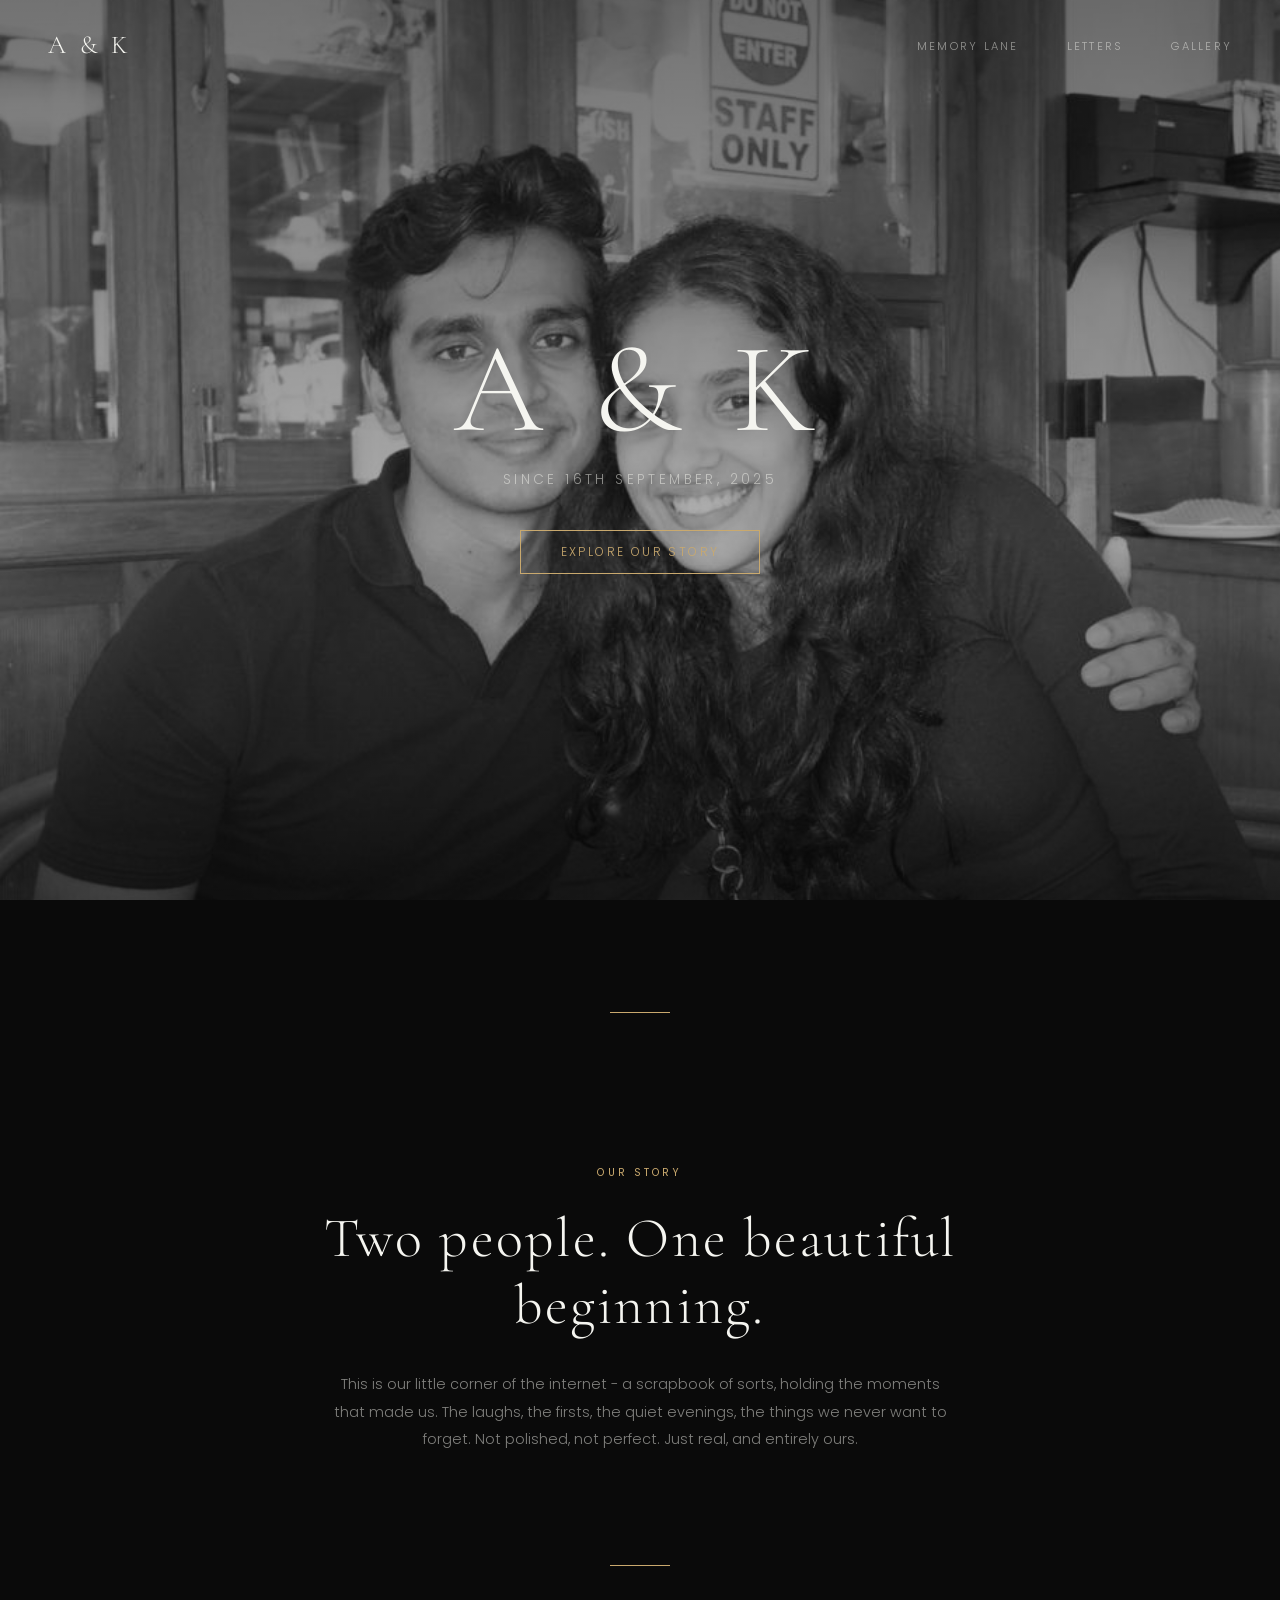
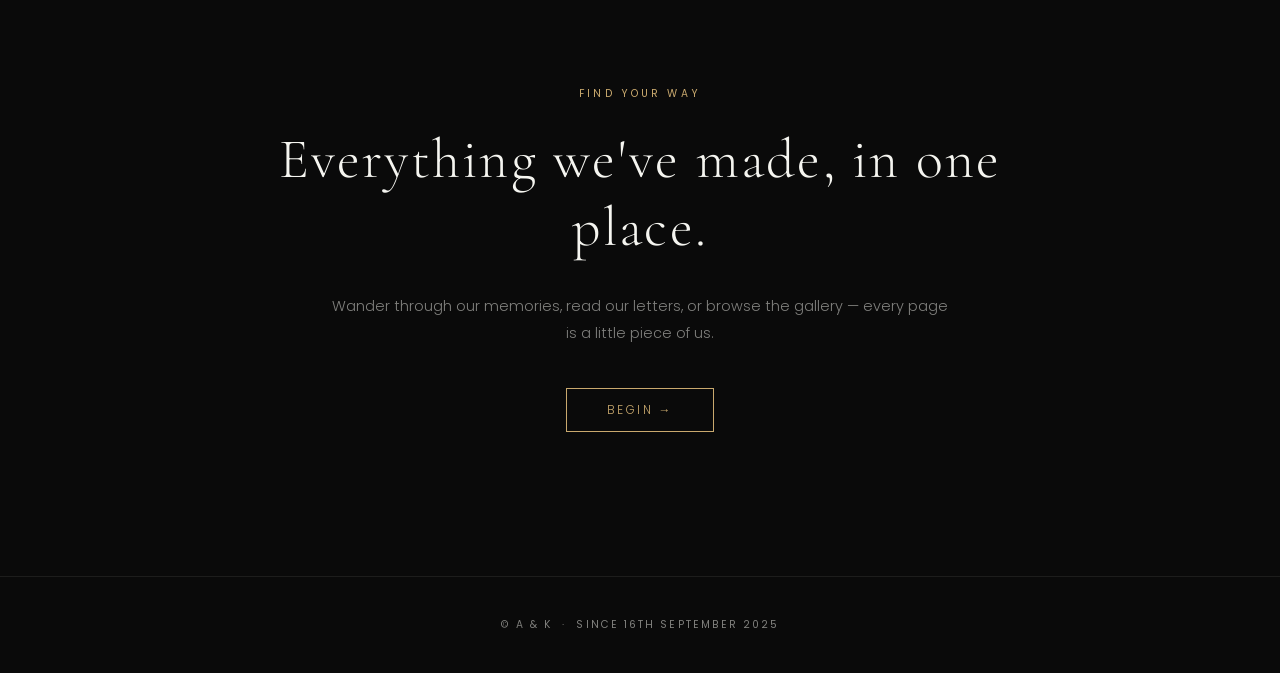
<file: index.html>
<!DOCTYPE html>
<html lang="en">
<head>
    <meta charset="UTF-8" />
    <meta name="viewport" content="width=device-width, initial-scale=1.0">
    <link href="./Navbar.css" rel="stylesheet" />
    <link href="./style.css" rel="stylesheet" />
    <link rel="preconnect" href="https://fonts.googleapis.com">
    <link rel="preconnect" href="https://fonts.gstatic.com" crossorigin>
    <link href="https://fonts.googleapis.com/css2?family=Cormorant+Garamond:ital,wght@0,300;0,400;0,600;1,300;1,400&family=Poppins:wght@300;400&display=swap" rel="stylesheet">
    <title>A & K</title>
</head>
<script src="./Navbar.js"></script>
<body>

<header>
    <nav class="navbar">
        <a href="./" class="nav-logo">A &amp; K</a>
        <ul class="nav-menu">
            <button class="nav-close-btn" aria-label="Close menu">&times;</button>
            <li class="nav-item"><a href="./MemoryLane.html" class="nav-link">Memory Lane</a></li>
            <li class="nav-item"><a href="./Letters.html" class="nav-link">Letters</a></li>
            <li class="nav-item"><a href="./Gallery.html" class="nav-link">Gallery</a></li>
        </ul>
        <div class="hamburger">
            <span class="bar"></span><span class="bar"></span><span class="bar"></span>
        </div>
    </nav>
</header>

<main>
    <h1>A &amp; K</h1>
    <p>Since 16th September, 2025</p>
    <a href="./MemoryLane.html" class="btn">Explore Our Story</a>
</main>

<div class="gold-line" style="margin-top:7rem;"></div>

<div class="section">
    <span class="section-label">Our Story</span>
    <h2>Two people. One beautiful beginning.</h2>
    <p>
        This is our little corner of the internet - a scrapbook of sorts, holding the moments that made us.
        The laughs, the firsts, the quiet evenings, the things we never want to forget.
        Not polished, not perfect. Just real, and entirely ours.
    </p>
</div>

<div class="gold-line"></div>

<div class="section" style="padding-top: 5rem; padding-bottom: 9rem;">
    <span class="section-label">Find Your Way</span>
    <h2>Everything we've made, in one place.</h2>
    <p style="margin-bottom: 2.5rem;">
        Wander through our memories, read our letters, or browse the gallery —
        every page is a little piece of us.
    </p>
    <a href="./MemoryLane.html" class="btn">Begin &rarr;</a>
</div>

<footer>© A &amp; K &nbsp;·&nbsp; Since 16th September 2025</footer>

</body>
</html>
</file>
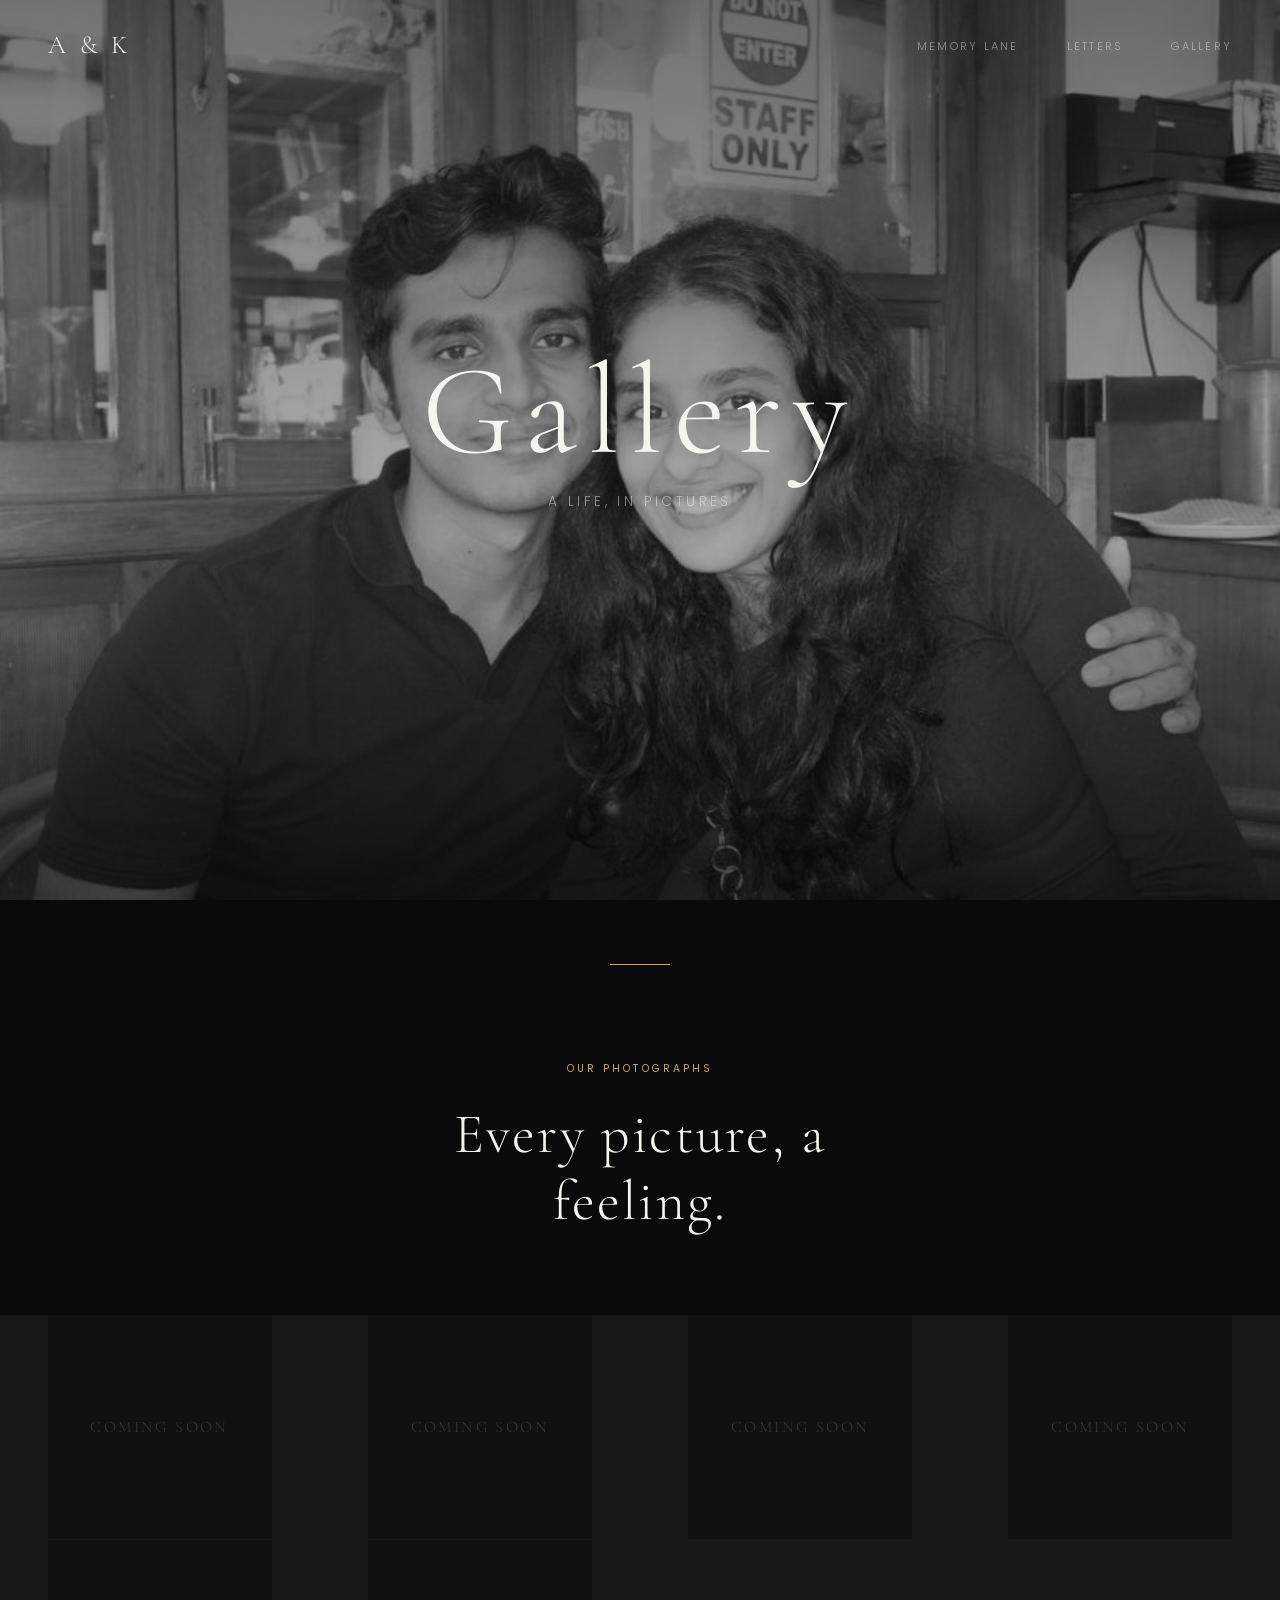
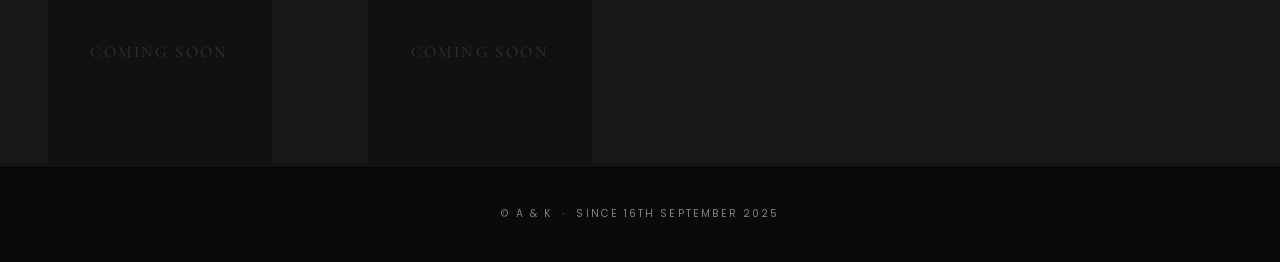
<file: Gallery.html>
<!DOCTYPE html>
<html lang="en">
<head>
    <meta charset="UTF-8" />
    <meta name="viewport" content="width=device-width, initial-scale=1.0">
    <link href="./Navbar.css" rel="stylesheet" />
    <link href="./style.css" rel="stylesheet" />
    <link rel="preconnect" href="https://fonts.googleapis.com">
    <link rel="preconnect" href="https://fonts.gstatic.com" crossorigin>
    <link href="https://fonts.googleapis.com/css2?family=Cormorant+Garamond:ital,wght@0,300;0,400;0,600;1,300;1,400&family=Poppins:wght@300;400&display=swap" rel="stylesheet">
    <style>
        .gallery-intro {
            text-align: center;
            padding: 6rem 2rem 3rem;
            max-width: 600px;
            margin: 0 auto;
        }
        .gallery-grid {
            display: grid;
            grid-template-columns: repeat(auto-fill, minmax(280px, 1fr));
            gap: 1px;
            background: rgba(245,245,240,0.06);
            margin: 0 0 1px 0;
            padding: 0;
        }
        .gallery-item {
            aspect-ratio: 1;
            background: #111;
            display: flex;
            align-items: center;
            justify-content: center;
            position: relative;
            overflow: hidden;
            opacity: 0;
            transition: opacity 0.6s ease;
        }
        .gallery-item.visible { opacity: 1; }
        .gallery-item img {
            width: 100%; height: 100%;
            object-fit: cover;
            transition: transform 0.6s ease;
            filter: grayscale(20%);
        }
        .gallery-item:hover img {
            transform: scale(1.04);
            filter: grayscale(0%);
        }
        .gallery-placeholder {
            font-family: 'Cormorant Garamond', serif;
            font-size: 1rem;
            letter-spacing: 0.15em;
            color: rgba(245,245,240,0.15);
            text-transform: uppercase;
        }
        .gallery-cta {
            text-align: center;
            padding: 5rem 2rem 7rem;
        }
        .gallery-cta p {
            font-size: 0.85rem;
            font-weight: 300;
            color: rgba(245,245,240,0.4);
            margin-bottom: 2rem;
            max-width: 400px;
            margin-left: auto;
            margin-right: auto;
        }
    </style>
    <title>Gallery — A &amp; K</title>
</head>
<script src="./Navbar.js"></script>
<body>

<header>
    <nav class="navbar">
        <a href="./" class="nav-logo">A &amp; K</a>
        <ul class="nav-menu">
            <button class="nav-close-btn" aria-label="Close menu">&times;</button>
            <li class="nav-item"><a href="./MemoryLane.html" class="nav-link">Memory Lane</a></li>
            <li class="nav-item"><a href="./Letters.html" class="nav-link">Letters</a></li>
            <li class="nav-item"><a href="./Gallery.html" class="nav-link">Gallery</a></li>
        </ul>
        <div class="hamburger">
            <span class="bar"></span><span class="bar"></span><span class="bar"></span>
        </div>
    </nav>
</header>

<main>
    <h1>Gallery</h1>
    <p>A life, in pictures</p>
</main>

<div class="gold-line" style="margin: 4rem auto 0 auto;"></div>

<div class="gallery-intro section">
    <span class="section-label">Our photographs</span>
    <h2>Every picture, a feeling.</h2>
</div>

<div class="gallery-grid">
    <!-- Add your images like this: -->
    <!-- <div class="gallery-item"><img src="./Images/photo1.jpg" alt="Description" /></div> -->
    <div class="gallery-item section"><span class="gallery-placeholder">Coming soon</span></div>
    <div class="gallery-item section"><span class="gallery-placeholder">Coming soon</span></div>
    <div class="gallery-item section"><span class="gallery-placeholder">Coming soon</span></div>
    <div class="gallery-item section"><span class="gallery-placeholder">Coming soon</span></div>
    <div class="gallery-item section"><span class="gallery-placeholder">Coming soon</span></div>
    <div class="gallery-item section"><span class="gallery-placeholder">Coming soon</span></div>
</div>

<!-- <div class="gallery-cta">
    <p>Photos will live here — add your images to the <code style="color:#c9a96e;font-size:0.8rem;">Images/</code> folder and update the grid above.</p>
</div> -->

<footer>© A &amp; K &nbsp;·&nbsp; Since 16th September 2025</footer>

</body>
</html>
</file>
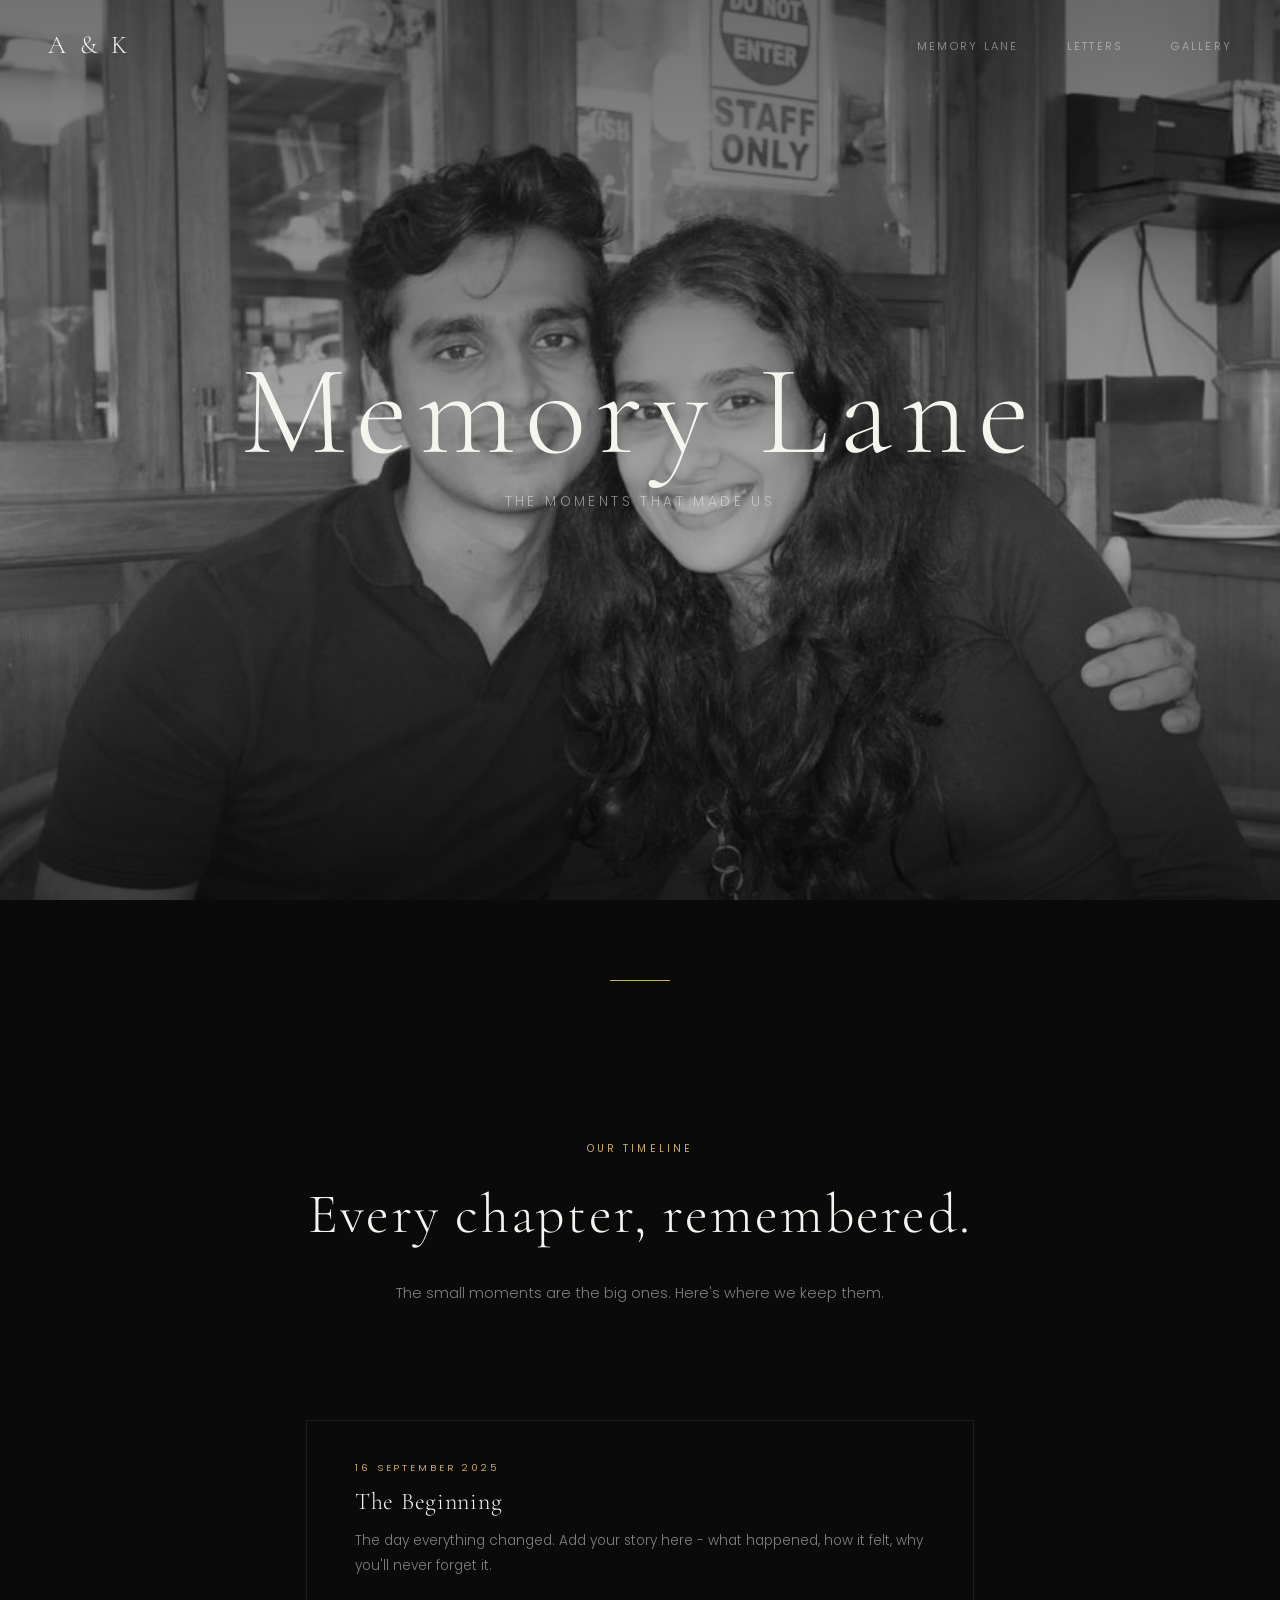
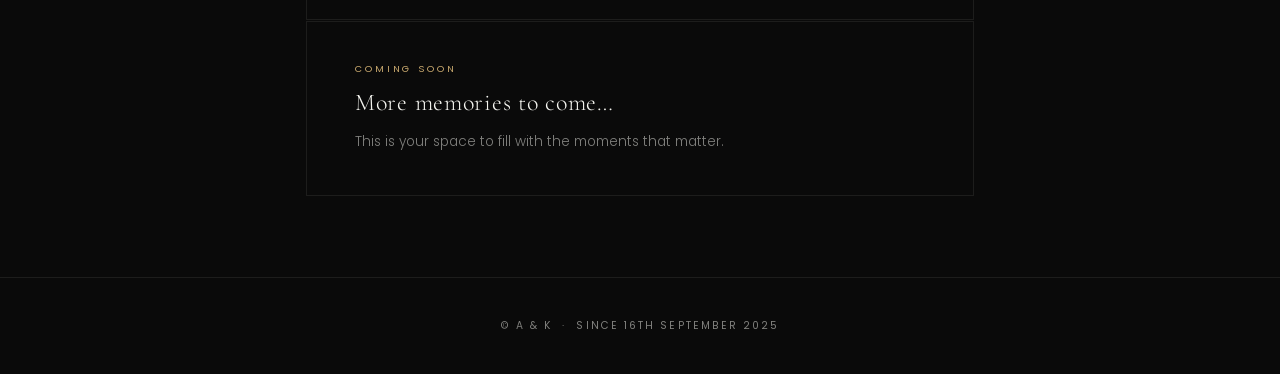
<file: MemoryLane.html>
<!DOCTYPE html>
<html lang="en">
<head>
    <meta charset="UTF-8" />
    <meta name="viewport" content="width=device-width, initial-scale=1.0">
    <link href="./Navbar.css" rel="stylesheet" />
    <link href="./style.css" rel="stylesheet" />
    <link rel="preconnect" href="https://fonts.googleapis.com">
    <link rel="preconnect" href="https://fonts.gstatic.com" crossorigin>
    <link href="https://fonts.googleapis.com/css2?family=Cormorant+Garamond:ital,wght@0,300;0,400;0,600;1,300;1,400&family=Poppins:wght@300;400&display=swap" rel="stylesheet">
    <style>
        .timeline {
            max-width: 700px;
            margin: 0 auto;
            padding: 0 1rem 5rem 1rem;
            position: relative;
        }
        /* .timeline::before {
            content: '';
            position: absolute;
            left: 50%;
            top: 0; bottom: 0;
            width: 1px;
            background: rgba(201,169,110,0.2);
            transform: translateX(-50%);
        } */
        .memory-card {
            position: relative;
            padding: 2.5rem 3rem;
            border: 1px solid rgba(245,245,240,0.08);
            margin-bottom: 1px;
            opacity: 0;
            transform: translateY(25px);
            transition: opacity 0.7s ease, transform 0.7s ease, border-color 0.3s, background 0.3s;
        }
        .memory-card:hover {
            border-color: rgba(201,169,110,0.25);
            background: rgba(201,169,110,0.04);
        }
        .memory-card.visible { opacity: 1; transform: translateY(0); }
        .memory-date {
            font-size: 0.6rem;
            letter-spacing: 0.3em;
            text-transform: uppercase;
            color: #c9a96e;
            margin-bottom: 0.75rem;
            display: block;
        }
        .memory-card h3 {
            font-family: 'Cormorant Garamond', serif;
            font-weight: 300;
            font-size: 1.5rem;
            letter-spacing: 0.03em;
            color: #f5f5f0;
            margin-bottom: 0.75rem;
        }
        .memory-card p {
            font-size: 0.85rem;
            font-weight: 300;
            line-height: 1.9;
            color: rgba(245,245,240,0.5);
            max-width: 100%;
        }
        @media (max-width: 480px) {
            .timeline::before { display: none; }
            .memory-card { padding: 2rem 1.5rem; }
        }
    </style>
    <title>Memory Lane — A &amp; K</title>
</head>
<script src="./Navbar.js"></script>
<body>

<header>
    <nav class="navbar">
        <a href="./" class="nav-logo">A &amp; K</a>
        <ul class="nav-menu">
            <button class="nav-close-btn" aria-label="Close menu">&times;</button>
            <li class="nav-item"><a href="./MemoryLane.html" class="nav-link">Memory Lane</a></li>
            <li class="nav-item"><a href="./Letters.html" class="nav-link">Letters</a></li>
            <li class="nav-item"><a href="./Gallery.html" class="nav-link">Gallery</a></li>
        </ul>
        <div class="hamburger">
            <span class="bar"></span><span class="bar"></span><span class="bar"></span>
        </div>
    </nav>
</header>

<main>
    <h1>Memory Lane</h1>
    <p>The moments that made us</p>
</main>

<div class="gold-line" style="margin: 5rem auto 3rem auto;"></div>

<div class="section">
    <span class="section-label">Our Timeline</span>
    <h2>Every chapter, remembered.</h2>
    <p>The small moments are the big ones. Here's where we keep them.</p>
</div>

<div class="timeline">
    <div class="memory-card">
        <span class="memory-date">16 September 2025</span>
        <h3>The Beginning</h3>
        <p>The day everything changed. Add your story here - what happened, how it felt, why you'll never forget it.</p>
    </div>
    <div class="memory-card">
        <span class="memory-date">Coming soon</span>
        <h3>More memories to come&hellip;</h3>
        <p>This is your space to fill with the moments that matter.</p>
    </div>
</div>

<footer>© A &amp; K &nbsp;·&nbsp; Since 16th September 2025</footer>

</body>
</html>
</file>
<file: Navbar.css>
:root {
    --bg: #0a0a0a;
    --text: #f5f5f0;
    --text-muted: rgba(245, 245, 240, 0.5);
    --gold: #c9a96e;
    --border: rgba(245, 245, 240, 0.08);
}

* { margin: 0; padding: 0; box-sizing: border-box; }
li { list-style: none; }
a { text-decoration: none; }

body {
    background-color: var(--bg);
    overflow-x: hidden;
}

/* ── NAVBAR ── */
.navbar {
    position: fixed;
    top: 0; left: 0;
    width: 100%;
    display: flex;
    justify-content: space-between;
    align-items: center;
    padding: 1.8rem 3rem;
    z-index: 1000;
    transition: background 0.4s ease, padding 0.4s ease, border-bottom 0.4s ease;
}

.navbar.scrolled {
    background: rgba(10, 10, 10, 0.95);
    padding: 1.2rem 3rem;
    border-bottom: 1px solid var(--border);
    backdrop-filter: blur(10px);
}

.nav-logo {
    font-family: 'Cormorant Garamond', serif;
    font-weight: 300;
    font-size: 1.6rem;
    letter-spacing: 0.15em;
    color: var(--text);
    transition: color 0.3s;
}
.nav-logo:hover { color: var(--gold); }

.nav-menu {
    display: flex;
    align-items: center;
    gap: 3rem;
}

.nav-close-btn { display: none; }

.nav-link {
    font-family: 'Poppins', sans-serif;
    font-weight: 300;
    font-size: 0.7rem;
    letter-spacing: 0.2em;
    text-transform: uppercase;
    color: var(--text-muted);
    position: relative;
    transition: color 0.3s;
}
.nav-link::after {
    content: '';
    position: absolute;
    bottom: -4px; left: 0;
    width: 0; height: 1px;
    background: var(--gold);
    transition: width 0.3s ease;
}
.nav-link:hover { color: var(--text); }
.nav-link:hover::after { width: 100%; }

.hamburger { display: none; cursor: pointer; }
.bar {
    display: block;
    width: 22px; height: 1px;
    margin: 6px auto;
    background: var(--text);
    transition: all 0.3s ease;
}

/* ── MOBILE ── */
@media screen and (max-width: 768px) {
    .navbar { padding: 1.5rem 1.5rem; }
    .navbar.scrolled { padding: 1.2rem 1.5rem; }

    .hamburger { display: block; }
    .hamburger.active .bar:nth-child(1) { transform: translateY(7px) rotate(45deg); }
    .hamburger.active .bar:nth-child(2) { opacity: 0; }
    .hamburger.active .bar:nth-child(3) { transform: translateY(-7px) rotate(-45deg); }

    .nav-menu {
        position: fixed;
        top: 0; right: -100%;
        width: 75vw; max-width: 300px;
        height: 100vh;
        background: var(--bg);
        border-left: 1px solid var(--border);
        flex-direction: column;
        justify-content: center;
        gap: 2.5rem;
        transition: right 0.35s ease;
        z-index: 1500;
    }
    .nav-menu.active { right: 0; }

    .nav-close-btn {
        display: block;
        position: absolute;
        top: 1.5rem; right: 1.5rem;
        font-size: 1.8rem;
        background: none; border: none;
        color: var(--text-muted);
        cursor: pointer;
        line-height: 1;
    }

    .nav-link { font-size: 0.85rem; letter-spacing: 0.25em; color: var(--text-muted); }
}
</file>
<file: style.css>
:root {
    --bg: #0a0a0a;
    --surface: #111111;
    --text: #f5f5f0;
    --text-muted: rgba(245, 245, 240, 0.5);
    --gold: #c9a96e;
    --gold-light: rgba(201, 169, 110, 0.15);
    --border: rgba(245, 245, 240, 0.08);
}

*, *::before, *::after {
    margin: 0;
    padding: 0;
    box-sizing: border-box;
}

html {
    scroll-behavior: smooth;
}

body {
    font-family: 'Poppins', sans-serif;
    background-color: var(--bg);
    color: var(--text);
    display: flex;
    flex-direction: column;
    min-height: 100vh;
    overflow-x: hidden;
}

li { list-style: none; }
a { text-decoration: none; }

/* ── HERO ── */
main {
    position: relative;
    width: 100vw;
    height: 100vh;
    display: flex;
    flex-direction: column;
    justify-content: center;
    align-items: center;
    text-align: center;
    padding: 0 2rem;
    background-image: url(./Images/back.jpg);
    background-size: cover;
    background-position: center;
    background-repeat: no-repeat;
}

main::before {
    content: '';
    position: absolute;
    inset: 0;
    background: linear-gradient(to bottom, rgba(0,0,0,0.55) 0%, rgba(0,0,0,0.3) 60%, rgba(0,0,0,0.7) 100%);
}

main > * { position: relative; z-index: 1; }

h1 {
    font-family: 'Cormorant Garamond', serif;
    font-weight: 300;
    font-size: clamp(3.5rem, 10vw, 8rem);
    letter-spacing: 0.08em;
    line-height: 1;
    color: var(--text);
    margin-bottom: 1rem;
}

main p {
    font-family: 'Poppins', sans-serif;
    font-weight: 300;
    font-size: 0.85rem;
    letter-spacing: 0.25em;
    text-transform: uppercase;
    color: var(--text-muted);
    margin-bottom: 2.5rem;
    max-width: 400px;
}

/* ── GOLD DIVIDER ── */
.gold-line {
    width: 60px;
    height: 1px;
    background: var(--gold);
    margin: 0 auto 2.5rem auto;
    opacity: 0;
    transform: scaleX(0);
    transition: transform 0.8s ease, opacity 0.8s ease;
}
.gold-line.visible {
    opacity: 1;
    transform: scaleX(1);
}

/* ── BUTTON ── */
.btn {
    display: inline-block;
    padding: 0.75rem 2.5rem;
    border: 1px solid var(--gold);
    color: var(--gold);
    font-family: 'Poppins', sans-serif;
    font-weight: 300;
    font-size: 0.75rem;
    letter-spacing: 0.2em;
    text-transform: uppercase;
    transition: background 0.3s ease, color 0.3s ease;
}
.btn:hover {
    background: var(--gold);
    color: var(--bg);
}

/* ── SECTIONS ── */
.section {
    padding: 7rem 2rem;
    text-align: center;
    max-width: 860px;
    margin: 0 auto;
    opacity: 0;
    transform: translateY(30px);
    transition: opacity 0.8s ease, transform 0.8s ease;
}
.section.visible {
    opacity: 1;
    transform: translateY(0);
}

.section-label {
    font-family: 'Poppins', sans-serif;
    font-size: 0.65rem;
    letter-spacing: 0.3em;
    text-transform: uppercase;
    color: var(--gold);
    margin-bottom: 1.5rem;
    display: block;
}

h2 {
    font-family: 'Cormorant Garamond', serif;
    font-weight: 300;
    font-size: clamp(2rem, 5vw, 3.5rem);
    letter-spacing: 0.04em;
    color: var(--text);
    margin-bottom: 2rem;
    line-height: 1.2;
}

.section p {
    font-family: 'Poppins', sans-serif;
    font-weight: 300;
    font-size: 0.9rem;
    line-height: 1.9;
    color: var(--text-muted);
    max-width: 620px;
    margin: 0 auto;
}

/* ── FOOTER ── */
footer {
    padding: 2.5rem 0;
    text-align: center;
    font-family: 'Poppins', sans-serif;
    font-size: 0.65rem;
    letter-spacing: 0.2em;
    text-transform: uppercase;
    color: var(--text-muted);
    border-top: 1px solid var(--border);
}

/* ── SCROLL REVEAL (shared) ── */
@media (prefers-reduced-motion: reduce) {
    .section, .gold-line { transition: none; }
}

@media (max-width: 480px) {
    .section { padding: 4rem 1.5rem; }
}
</file>
